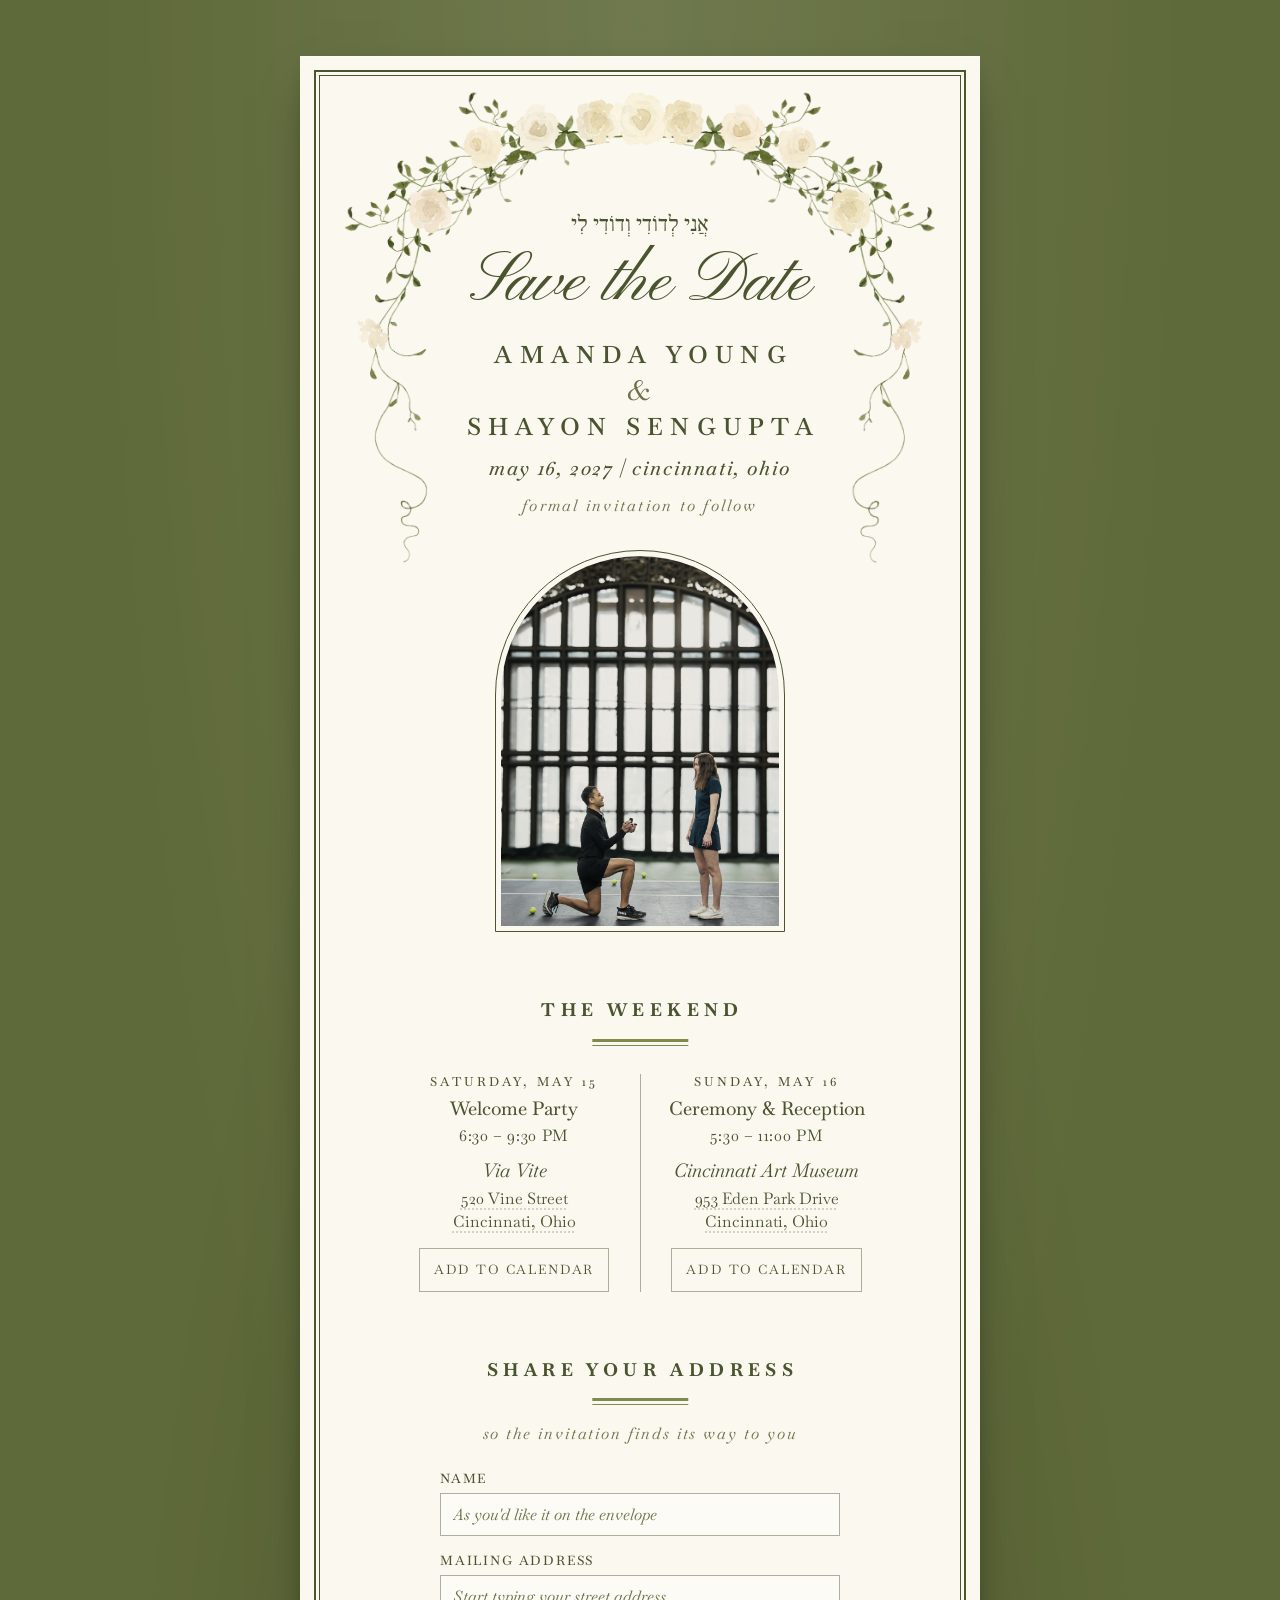
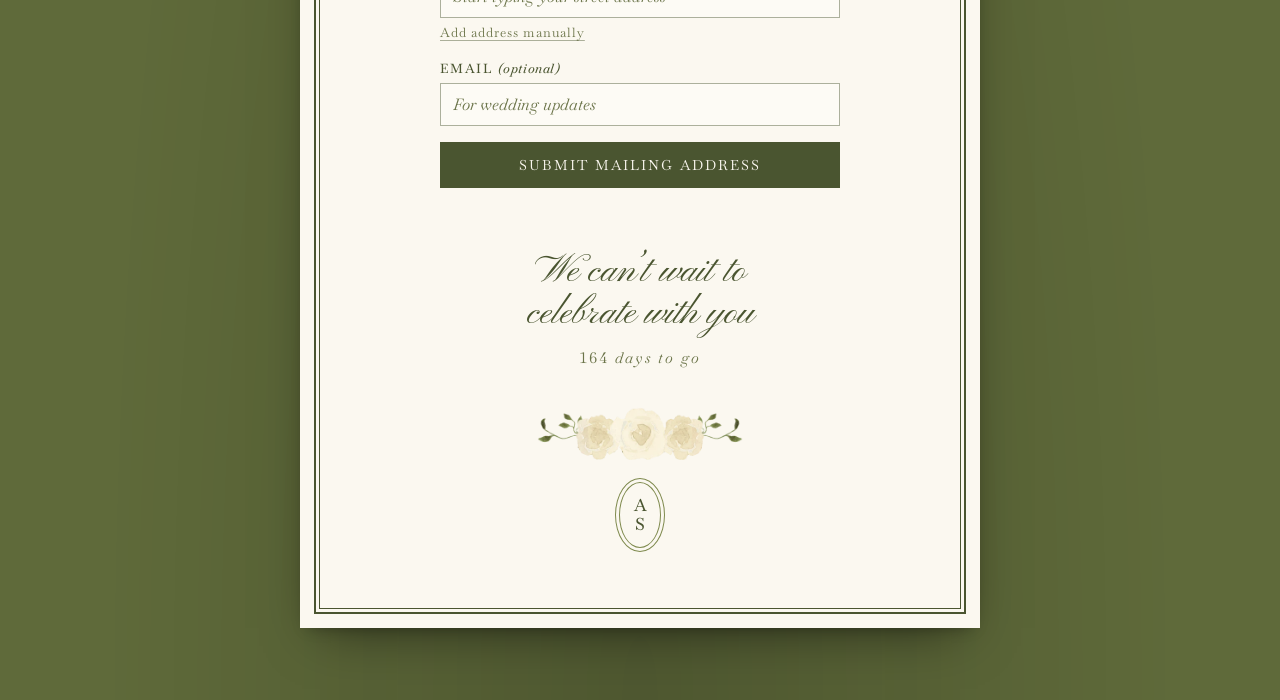
<file: index.html>
<!DOCTYPE html>
<html lang="en">
<head>
<meta charset="UTF-8" />
<meta name="viewport" content="width=device-width, initial-scale=1" />
<meta name="robots" content="noindex, nofollow" />
<title>Amanda &amp; Shayon — Save the Date</title>
<meta name="description" content="Save the date — Amanda Young and Shayon Sengupta are getting married May 16, 2027 at the Cincinnati Art Museum." />
<meta name="theme-color" content="#5f6a3a" />
<link rel="icon" type="image/png" sizes="32x32" href="assets/favicon-32.png?v=1" />
<link rel="icon" type="image/png" sizes="64x64" href="assets/favicon-64.png?v=1" />
<link rel="apple-touch-icon" href="assets/apple-touch-icon.png?v=1" />

<meta property="og:title" content="Save the Date — Amanda &amp; Shayon" />
<meta property="og:description" content="Sunday, May 16, 2027 · Cincinnati Art Museum · Cincinnati, Ohio. Formal invitation to follow." />
<meta property="og:type" content="website" />
<meta property="og:url" content="https://amandashayon.wedding/" />
<meta property="og:site_name" content="Amanda &amp; Shayon" />
<meta property="og:image" content="https://amandashayon.wedding/assets/og.jpg?v=26" />
<meta property="og:image:width" content="1200" />
<meta property="og:image:height" content="630" />
<meta property="og:image:alt" content="Save the Date — Amanda Young and Shayon Sengupta, May 16, 2027, Cincinnati, Ohio. Formal invitation to follow." />
<meta name="twitter:card" content="summary_large_image" />
<meta name="twitter:title" content="Save the Date — Amanda &amp; Shayon" />
<meta name="twitter:description" content="Sunday, May 16, 2027 · Cincinnati Art Museum · Cincinnati, Ohio" />
<meta name="twitter:image" content="https://amandashayon.wedding/assets/og.jpg?v=26" />

<link rel="preconnect" href="https://fonts.googleapis.com">
<link rel="preconnect" href="https://fonts.gstatic.com" crossorigin>
<link href="https://fonts.googleapis.com/css2?family=Baskervville:ital,wght@0,400;0,500;0,600;0,700;1,400;1,500&family=Frank+Ruhl+Libre:wght@400;500&family=Pinyon+Script&display=swap" rel="stylesheet">
<link rel="stylesheet" href="styles.css?v=75" />
<script>
  // ?preview=email / ?preview=og switch the page into fixed layouts used to render the share images
  var pv = new URLSearchParams(location.search).get("preview");
  if (pv) document.documentElement.classList.add("preview", "preview-" + pv);
</script>
</head>
<body>

<main class="page">
  <article class="card">
    <!-- a draping arch of ivory roses over the header: the chuppah -->
    <img class="rose-arch" src="assets/rose-arch.webp?v=4" alt="" aria-hidden="true" width="1400" height="1109">

    <div class="card-inner">

      <!-- HEADER — laid out after Minted's "museo" save the date -->
      <header class="hero">
        <p class="hebrew hebrew-verse" lang="he" dir="rtl">אֲנִי לְדוֹדִי וְדוֹדִי לִי</p>
        <h1 class="script-title">Save the Date</h1>
        <p class="names-caps"><span class="name">Amanda Young</span> <span class="amp">&amp;</span> <span class="name">Shayon Sengupta</span></p>
        <p class="date-line"><span class="d">may 16, 2027</span><span class="bar"> | </span><span class="c">cincinnati, ohio</span></p>
        <p class="hero-note">formal invitation to follow</p>
      </header>

      <!-- ENGAGEMENT PHOTO, in an arch-topped double-rule frame -->
      <figure class="portrait">
        <span class="portrait-frame"><img src="assets/engagement.jpg?v=1" alt="Shayon on one knee proposing to Amanda on a tennis court beneath a tall arched window" width="900" height="1350" loading="lazy" onerror="this.closest('figure').hidden=true"></span>
      </figure>

      <!-- WEEKEND -->
      <section class="weekend">
        <h2 class="section-title">The Weekend</h2>

        <div class="events">
          <div class="event">
            <p class="event-day">Saturday, May 15</p>
            <h3 class="event-name">Welcome Party</h3>
            <p class="event-time">6:30 – 9:30 PM</p>
            <p class="event-venue">Via Vite</p>
            <p class="event-address"><a class="map-link" href="https://www.google.com/maps/search/?api=1&amp;query=Via+Vite%2C+520+Vine+St%2C+Cincinnati%2C+OH+45202" target="_blank" rel="noopener" aria-label="Directions to Via Vite, 520 Vine Street, Cincinnati, Ohio (opens Google Maps)">520 Vine Street<br>Cincinnati, Ohio</a></p>
            <div class="event-actions">
              <button class="btn btn-ghost" type="button" data-cal="reception" aria-expanded="false">Add to calendar</button>
              <p class="cal-options" hidden>
                <a class="link-btn" href="assets/welcome-party.ics">Apple &amp; Outlook</a>
                <span class="cal-dot" aria-hidden="true">&middot;</span>
                <a class="link-btn" data-gcal href="#" target="_blank" rel="noopener">Google Calendar</a>
              </p>
            </div>
          </div>

          <div class="event">
            <p class="event-day">Sunday, May 16</p>
            <h3 class="event-name">Ceremony &amp; Reception</h3>
            <p class="event-time">5:30 – 11:00 PM</p>
            <p class="event-venue">Cincinnati Art Museum</p>
            <p class="event-address"><a class="map-link" href="https://www.google.com/maps/search/?api=1&amp;query=Cincinnati+Art+Museum%2C+953+Eden+Park+Dr%2C+Cincinnati%2C+OH+45202" target="_blank" rel="noopener" aria-label="Directions to the Cincinnati Art Museum, 953 Eden Park Drive, Cincinnati, Ohio (opens Google Maps)">953 Eden Park Drive<br>Cincinnati, Ohio</a></p>
            <div class="event-actions">
              <button class="btn btn-ghost" type="button" data-cal="wedding" aria-expanded="false">Add to calendar</button>
              <p class="cal-options" hidden>
                <a class="link-btn" href="assets/wedding.ics">Apple &amp; Outlook</a>
                <span class="cal-dot" aria-hidden="true">&middot;</span>
                <a class="link-btn" data-gcal href="#" target="_blank" rel="noopener">Google Calendar</a>
              </p>
            </div>
          </div>
        </div>
      </section>

      <!-- MAILING ADDRESS -->
      <section class="address" id="address">
        <h2 class="section-title">Share your address</h2>
        <p class="address-sub">so the invitation finds its way to you</p>

        <form class="addr-form" id="addr-form" novalidate>
          <!-- honeypot: hidden from people, filled in by form-spam bots -->
          <div class="hp" aria-hidden="true">
            <label>Leave this field empty <input type="text" name="website" tabindex="-1" autocomplete="off"></label>
          </div>
          <label class="field">
            <span class="field-label">Name</span>
            <input type="text" name="name" autocomplete="name" required placeholder="As you'd like it on the envelope" />
          </label>

          <div class="field field-search">
            <label class="field-label" for="addr-search">Mailing address</label>
            <input type="text" id="addr-search" name="search" autocomplete="off" placeholder="Start typing your street address" aria-autocomplete="list" aria-controls="addr-suggest" aria-expanded="false" />
            <ul class="suggest" id="addr-suggest" role="listbox" hidden></ul>
            <button type="button" class="link-btn" id="addr-manual">Add address manually</button>
          </div>

          <div class="addr-fields" id="addr-fields" hidden>
            <label class="field field-wide">
              <span class="field-label">Street address</span>
              <input type="text" name="street" autocomplete="address-line1" />
            </label>
            <label class="field">
              <span class="field-label">Apt / unit</span>
              <input type="text" name="unit" autocomplete="address-line2" placeholder="Optional" />
            </label>
            <label class="field">
              <span class="field-label">City</span>
              <input type="text" name="city" autocomplete="address-level2" />
            </label>
            <label class="field">
              <span class="field-label">State</span>
              <input type="text" name="state" autocomplete="address-level1" />
            </label>
            <label class="field">
              <span class="field-label">ZIP / postal code</span>
              <input type="text" name="zip" autocomplete="postal-code" />
            </label>
            <label class="field field-wide">
              <span class="field-label">Country</span>
              <input type="text" name="country" autocomplete="country-name" value="United States" />
            </label>
          </div>

          <label class="field">
            <span class="field-label">Email <span class="field-optional">(optional)</span></span>
            <input type="email" name="email" autocomplete="email" placeholder="For wedding updates" />
          </label>

          <p class="form-error" id="addr-error" role="alert" hidden></p>
          <button type="submit" class="btn btn-solid btn-submit" id="addr-submit">Submit mailing address</button>
        </form>

        <div class="addr-thanks" id="addr-thanks" hidden>
          <p class="closing-script">Thank you</p>
          <p class="closing-caps">We have your address</p>
        </div>
      </section>

      <!-- CLOSING -->
      <section class="closing">
        <p class="closing-script">We can&rsquo;t wait to celebrate with you</p>
        <p class="countdown" aria-label="Countdown to the wedding"><span class="count-num" data-unit="days">—</span> <span class="count-label">days to go</span></p>
      </section>

      <footer class="card-footer">
        <img class="footer-roses" src="assets/rose-sprig.webp?v=7" alt="" aria-hidden="true" width="479" height="124">
        <span class="footer-mark" role="img" aria-label="A &amp; S"><span>A</span><span>S</span></span>
      </footer>

    </div>
  </article>
</main>

<script src="script.js?v=27"></script>
</body>
</html>
</file>
<file: styles.css>
/* ---------------------------------------------------
   Shayon & Amanda — Save the Date
   After Minted's "museo" suite: ivory card, double-rule frame, copperplate
   script for the title and closing only, spaced Baskerville capitals,
   lowercase italics, one olive ink.
   (Pinyon Script and Baskervville stand in for museo's licensed fonts.)
--------------------------------------------------- */

:root{
  --page:       #5f6a3a;   /* deep olive backdrop */
  --page-deep:  #4c5530;
  --ivory:      #fbf8f0;
  --ink:        #4a5530;   /* olive ink */
  --ink-soft:   #6b7449;
  --olive:      #7f8a4e;
  --olive-pale: #d9dcc2;
  --gold:       #b0975a;
  --line:       rgba(74,85,48,0.45);

  --serif:  "Baskervville", "Baskerville", "Times New Roman", serif;
  --script: "Pinyon Script", "Snell Roundhand", cursive;

  --frame: 14px;            /* outer rule's distance from the card edge */
  --inset: 26px;            /* inside the inner rule: sets the text margin */
  --hang: calc(var(--frame) + 6px);   /* just inside the inner rule: the curtains hang from the frame */
}
@media (max-width: 480px){
  :root{ --frame: 9px; --inset: 18px; }
}

*{ box-sizing: border-box; }
html{ background: var(--page); }
body{
  margin: 0;
  font-family: var(--serif);
  color: var(--ink);
  background:
    radial-gradient(ellipse at 50% 0%, rgba(255,255,255,0.10), transparent 60%),
    radial-gradient(ellipse at 50% 100%, rgba(0,0,0,0.18), transparent 60%),
    var(--page);
  -webkit-font-smoothing: antialiased;
  text-rendering: optimizeLegibility;
}

.page{
  min-height: 100vh;
  display: flex;
  justify-content: center;
  align-items: flex-start;
  padding: 16px 12px 32px;
}
@media (min-width: 700px){
  .page{ padding: 56px 24px 72px; }
}

/* ---------- card + museo double-rule frame ---------- */
.card{
  position: relative;
  container-type: inline-size;   /* lets the footer roses size from the card's width */
  width: 100%;
  max-width: 680px;
  background: var(--ivory);
  overflow: hidden;
  box-shadow:
    0 1px 0 rgba(255,255,255,0.35) inset,
    0 20px 50px -20px rgba(0,0,0,0.55),
    0 6px 14px -8px rgba(0,0,0,0.35);
}
.card::before, .card::after{
  content: "";
  position: absolute;
  pointer-events: none;
  z-index: 2;
}
.card::before{ inset: var(--frame); border: 2px solid var(--ink); }
.card::after{ inset: calc(var(--frame) + 5px); border: 1px solid var(--ink); }

.card-inner{
  position: relative;
  z-index: 1;
  margin: calc(var(--inset) + 6px);
  padding: 18% 22px 30px;   /* top: under the crown of the rose arch (% of the card's width) */
  text-align: center;
}
@media (min-width: 700px){
  .card-inner{ padding: 18% 56px 44px; }
}

/* ---------- hero ---------- */
.script-title{
  font-family: var(--script);
  font-weight: 400;
  font-size: clamp(44px, 9.2vw, 70px);   /* ~12% smaller, so the names lead */
  line-height: 1.15;
  margin: 0 0 12px;
  color: var(--ink);
}
.names-caps{
  font-weight: 600;
  font-size: clamp(15px, 3.4vw, 24px);
  letter-spacing: 0.3em;
  padding-left: 0.3em;      /* optically centre tracked caps */
  text-transform: uppercase;
  margin: 0 0 10px;
}
/* full names stacked, museo-style, with a small italic ampersand between */
.names-caps .name{ display: block; line-height: 1.5; }
.names-caps .amp{
  display: block;
  font-weight: 400;
  font-style: italic;
  text-transform: none;
  letter-spacing: 0;
  font-size: 1.15em;
  line-height: 1.3;
  margin-left: -0.3em;      /* undo the tracked caps' optical offset for the single glyph */
  color: var(--ink-soft);
}
.date-line{
  font-style: italic;
  font-weight: 500;
  font-size: clamp(16px, 2.8vw, 20px);
  letter-spacing: 0.08em;
  color: var(--ink);
  margin: 0;
}
.hebrew{
  font-family: "Frank Ruhl Libre", "Times New Roman", serif;
  color: var(--ink);
  letter-spacing: 0;
}
.hebrew-verse{
  font-size: clamp(18px, 3vw, 22px);
  margin: 0 0 6px;
}
.hero-note{
  font-style: italic;
  font-size: clamp(14px, 2.3vw, 16px);
  letter-spacing: 0.14em;
  color: var(--ink-soft);
  margin: 14px 0 0;
}

/* ---------- florals: a draping arch of ivory roses over the header (the chuppah) ----------
   assets/rose-arch.webp: a watercolour rose arch with trailing vines, roses recoloured
   ivory to suit the olive palette. It scales with the card's width. */
.rose-arch{
  position: absolute;
  top: calc(var(--hang) + 14px);          /* clear of the inner rule */
  left: 50%;
  transform: translateX(-50%);
  width: calc(100% - 2 * var(--hang) - 40px);   /* vine tips stay inside the frame */
  height: auto;
  z-index: 0;
  pointer-events: none;
}
@media (max-width: 480px){
  /* on phones the arch is small, so fade its hanging vines before they reach the names */
  .rose-arch{ -webkit-mask-image: linear-gradient(#000 52%, transparent 74%); mask-image: linear-gradient(#000 52%, transparent 74%); }
}
@media (max-width: 480px){
  .card-inner{ padding-left: 30px; padding-right: 30px; }
  .card-inner .closing-caps{ font-size: 12px; letter-spacing: 0.22em; padding-left: 0.22em; }
  .script-title{ font-size: 36px; white-space: nowrap; }
  .names-caps{ letter-spacing: 0.22em; padding-left: 0.22em; }
  .date-line .bar{ display: none; }
  .date-line .d, .date-line .c{ display: block; }
  .card-inner .section-title{ letter-spacing: 0.22em; padding-left: 0.22em; }
}

/* ---------- engagement photo: a Roman arch, ruled like the card's frame ---------- */
.portrait{ margin: 34px auto 0; width: min(290px, 86%); }
.portrait-frame{
  display: block;
  padding: 5px;
  border: 1px solid var(--ink);
  border-radius: 400px 400px 0 0;   /* larger than half the width: browsers clamp it to a semicircle */
}
.portrait-frame img{
  display: block;
  width: 100%;
  height: auto;
  aspect-ratio: 3 / 4;
  object-fit: cover;
  object-position: 50% 45%;
  filter: sepia(0.12) saturate(0.85);
  border-radius: 400px 400px 0 0;
}

/* ---------- countdown ---------- */
.countdown{
  font-style: italic;
  font-size: 15px;
  letter-spacing: 0.14em;
  color: var(--ink-soft);
  margin: 0;
}
.count-num{ font-style: normal; font-variant-numeric: tabular-nums; }

/* ---------- sections: as on museo, no ornamental dividers, just generous space ---------- */
.weekend, .address, .closing{ margin-top: 64px; }
@media (max-width: 480px){
  .weekend, .address, .closing{ margin-top: 52px; }
}

/* ---------- weekend ---------- */
.section-title{
  font-weight: 700;
  font-size: clamp(15px, 2.6vw, 18px);
  letter-spacing: 0.3em;
  padding-left: 0.3em;      /* optically centre tracked caps */
  text-transform: uppercase;
  line-height: 1.6;
  text-wrap: balance;
  margin: 0 0 28px;
  color: var(--ink);
}
/* museo's double rule under each section heading: a thick bar over a thin one */
.section-title::after{
  content: "";
  display: block;
  width: 96px;
  height: 3px;
  margin: 14px auto 0;
  border-top: 3px solid var(--olive);
  border-bottom: 1.5px solid var(--olive);
  transform: translateX(-0.15em);   /* undo the tracked caps' optical offset */
}
.events{
  display: grid;
  grid-template-columns: 1fr;
  gap: 30px;
}
@media (min-width: 560px){
  /* subgrid: day, name, time, venue, address and button line up across both columns
     even when one event name wraps */
  .events{ grid-template-columns: 1fr 1fr; grid-template-rows: repeat(6, auto); gap: 0; }
  .event{ display: grid; grid-row: span 6; grid-template-rows: subgrid; padding: 0 12px; }
  .events .event-name{ white-space: nowrap; font-size: 19px; }   /* .events: outranks the base rule below */
  .event + .event{ border-left: 1px solid var(--line); }
  .event-name{ align-self: end; }
}
.event-day{
  font-size: 12.5px;
  font-weight: 500;   /* dark, but lighter than the section headings */
  letter-spacing: 0.28em;
  text-transform: uppercase;
  color: var(--ink);
  margin: 0 0 6px;
}
.event-name{
  font-weight: 500;
  font-size: clamp(19px, 3.4vw, 22px);
  margin: 0 0 4px;
  color: var(--ink);
  text-wrap: balance;
}
.event-time{
  font-size: 16px;
  letter-spacing: 0.04em;
  color: var(--ink);
  margin: 0 0 12px;
}
.event-venue{
  font-style: italic;
  font-size: 19px;
  margin: 0;
  color: var(--ink);
}
.event-address{
  font-size: 16px;
  line-height: 1.45;
  color: var(--ink);
  margin: 4px 0 14px;
}
/* addresses open directions in Google Maps: a quiet dotted underline marks them as links */
.map-link{
  display: inline-block;
  padding: 4px 6px;           /* comfortable tap target */
  margin: -4px -6px;
  color: inherit;
  text-decoration: underline dotted;
  text-decoration-color: rgba(74,85,48,0.28);   /* discoverable but quiet */
  text-underline-offset: 4px;
}
.map-link:hover{ text-decoration-style: solid; text-decoration-color: var(--ink); }
.preview .map-link{ text-decoration: none; }   /* share images: plain addresses */
.map-link:focus-visible{ outline: 2px solid var(--olive); outline-offset: 2px; }
.event-actions{
  position: relative;
  display: flex; flex-direction: column; align-items: center;
}
/* the two calendar choices open as a small pop-over under the button, so nothing below moves */
.cal-options{
  position: absolute;
  top: calc(100% + 6px);
  left: 50%;
  transform: translateX(-50%);
  z-index: 6;
  margin: 0;
  padding: 6px 0;
  min-width: 210px;
  background: var(--ivory);
  border: 1px solid var(--line);
  box-shadow: 0 6px 16px -10px rgba(74,85,48,0.28);   /* soft, to match the fine rules */
  text-align: center;
}
.cal-options[hidden]{ display: none; }
.cal-options .link-btn{ display: block; font-size: 15px; padding: 9px 16px; text-decoration: none; color: var(--ink); }
.cal-options .link-btn:hover{ background: rgba(127,138,78,0.12); }
.cal-dot{ display: none; }

.btn{
  font-family: var(--serif);
  font-size: 13px;
  letter-spacing: 0.14em;
  text-transform: uppercase;
  padding: 9px 14px;
  min-height: 44px;            /* comfortable tap target */
  border: 1px solid var(--ink);
  cursor: pointer;
  text-decoration: none;
  transition: background 0.2s ease, color 0.2s ease;
  line-height: 1;
}
.btn-solid{ background: var(--ink); color: var(--ivory); }
.btn-ghost{ background: transparent; color: var(--ink); border-color: var(--line); }
@media (hover: hover){   /* no sticky dark state after a tap on phones */
  .btn-solid:hover{ background: var(--page-deep); border-color: var(--page-deep); color: var(--ivory); }
  .btn-ghost:hover{ background: var(--ink); border-color: var(--ink); color: var(--ivory); }
}
.btn-ghost[aria-expanded="true"]{ background: var(--ink); border-color: var(--ink); color: var(--ivory); }
.btn:focus-visible{ outline: 2px solid var(--olive); outline-offset: 2px; }

/* ---------- mailing address form ---------- */
.address{ text-align: center; }
.address .section-title{ margin-bottom: 18px; }
.address-sub{
  font-style: italic;
  font-size: 16px;
  letter-spacing: 0.12em;
  color: var(--ink-soft);
  margin: 0 0 26px;
  text-wrap: balance;
}
.addr-form{
  max-width: 400px;
  margin: 0 auto;
  text-align: left;
}
.field{ display: block; margin: 0 0 16px; position: relative; }
.field-label{
  display: block;
  font-size: 13px;
  font-weight: 500;
  letter-spacing: 0.14em;
  text-transform: uppercase;
  color: var(--ink);
  margin: 0 0 6px;
}
.field-optional{ letter-spacing: 0.04em; text-transform: none; font-style: italic; }
.field input{
  width: 100%;
  font-family: var(--serif);
  font-size: 16px;
  color: var(--ink);
  background: #fdfbf5;             /* a shade lighter than the ivory card, not white */
  border: 1px solid var(--line);   /* a visible box, so the fields aren't overlooked */
  padding: 10px 12px;
  outline: none;
  border-radius: 0;
  transition: border-color 0.2s ease;
}
.field input::placeholder{ color: var(--ink-soft); font-style: italic; }
.field input:focus{ border-color: var(--ink); background: #fefdf9; }
.field input[aria-invalid="true"]{ border-color: #9a5a3a; }

.addr-fields{
  display: grid;
  grid-template-columns: 1fr 1fr;
  gap: 0 18px;
}
.addr-fields[hidden]{ display: none; }
.addr-fields .field-wide{ grid-column: 1 / -1; }
@media (max-width: 559px){
  .addr-fields{ grid-template-columns: 1fr; gap: 0; }
}

.link-btn{
  font-family: var(--serif);
  font-size: 13px;
  letter-spacing: 0.08em;
  color: var(--ink-soft);
  background: none;
  border: 0;
  padding: 14px 8px 13px 0;    /* 44px tap target, same look */
  margin-top: -8px;
  cursor: pointer;
  text-decoration: underline;
  text-underline-offset: 3px;
  text-decoration-color: var(--line);
}
.link-btn:hover{ color: var(--ink); }
.field-search{ margin-bottom: 6px; }   /* the link's tap area already adds the space below */

.suggest{
  position: absolute;
  left: 0; right: 0;
  top: 100%;
  margin: 4px 0 0;
  padding: 4px 0;
  list-style: none;
  background: var(--ivory);
  border: 1px solid var(--line);
  box-shadow: 0 12px 28px -12px rgba(0,0,0,0.35);
  z-index: 5;
  max-height: 260px;
  overflow: auto;
}
.suggest li{
  padding: 9px 14px;
  cursor: pointer;
  font-size: 16px;
  line-height: 1.25;
  color: var(--ink);
}
.suggest li small{ display: block; font-size: 13px; color: var(--ink-soft); }
.suggest li:hover, .suggest li[aria-selected="true"]{ background: rgba(127,138,78,0.12); }
.suggest .suggest-note{ cursor: default; font-style: italic; color: var(--ink-soft); font-size: 14px; }

.form-error{
  font-size: 14px;
  font-style: italic;
  color: #9a5a3a;
  margin: -4px 0 12px;
}
.btn-submit{
  display: block;
  width: 100%;
  margin: 14px auto 0;
  padding: 15px 20px;
  font-size: 14px;
}
.btn-submit[disabled]{ opacity: 0.6; cursor: default; }
@media (max-width: 480px){
  .field input{ padding: 10px 9px; }
  .field input::placeholder{ font-size: 14px; }
  .btn-submit{ letter-spacing: 0.05em; font-size: 12px; padding: 14px 6px; white-space: nowrap; }
}
.addr-thanks{ padding: 8px 0 2px; }

/* ---------- preview renders (share images for email / text) ---------- */
.preview .countdown, .preview .address, .preview .event-actions{ display: none; }
.preview-email .page{ min-height: 0; padding: 0; }
.preview-email .card{ max-width: none; box-shadow: none; }
/* link preview: a complete card that ends after the date line */
.preview-og body{ overflow: hidden; }
.preview-og .page{ min-height: 100vh; padding: 0; align-items: center; }
.preview-og .card{ max-width: 980px; box-shadow: 0 24px 50px -24px rgba(0,0,0,0.6); }
.preview-og .card-inner > :not(.hero){ display: none; }
.preview-og .card-inner{ padding: 96px 150px 40px; }
.preview-og .rose-arch{ top: calc(var(--hang) + 4px); width: 860px; -webkit-mask-image: linear-gradient(#000 44%, transparent 57%); mask-image: linear-gradient(#000 44%, transparent 57%); }
.preview-og .script-title{ font-size: 84px; margin-bottom: 14px; }
.preview-og .names-caps{ font-size: 20px; margin-bottom: 14px; white-space: nowrap; }
.preview-og .names-caps .name{ display: inline; }
.preview-og .names-caps .amp{ display: inline; margin: 0 0.3em 0 0; }   /* plus the real spaces in the markup */
.preview-og .date-line{ font-size: 25px; }
.preview-og .hebrew-verse{ font-size: 26px; }

.hp{ position: absolute; left: -10000px; top: auto; width: 1px; height: 1px; overflow: hidden; }

/* ---------- closing ---------- */
.closing-script{
  font-family: var(--script);
  font-size: clamp(30px, 6vw, 38px);
  line-height: 1.1;
  max-width: 11em;
  margin: 0 auto 12px;
  text-wrap: balance;
  color: var(--ink);
}
.closing-caps{
  text-wrap: balance;
  font-size: 13px;
  letter-spacing: 0.32em;
  text-transform: uppercase;
  margin: 0 0 8px;
  color: var(--ink);
}
.closing-note{
  font-style: italic;
  font-size: 15px;
  color: var(--ink-soft);
  max-width: 380px;
  margin: 0 auto;
}

/* ---------- footer ---------- */
.card-footer{
  margin-top: 40px;
  display: flex;
  flex-direction: column;
  align-items: center;
}
/* museo's monogram: initials stacked in serif capitals inside a double-ruled oval */
.footer-mark{
  position: relative;
  display: flex;
  flex-direction: column;
  align-items: center;
  justify-content: center;
  gap: 2px;
  width: 50px; height: 74px;
  border: 1.25px solid var(--olive);   /* the softer olive, so the letters lead */
  border-radius: 50%;
  font-weight: 500;
  font-size: 17px;
  line-height: 1;
  letter-spacing: 0;
  color: var(--ink);
}
/* a small cluster of the same ivory roses above the monogram, to balance the arch */
/* same scale as the arch's roses: the cluster is 479px wide at the arch artwork's scale (1400px wide),
   and the arch is drawn at (card width - 2 x hang - 40px) */
.footer-roses{ display: block; width: calc((100cqw - 2 * var(--hang) - 40px) * 479 / 1400); height: auto; margin: 0 auto 18px; }   /* room above the monogram */
.footer-mark::after{          /* inner rule */
  content: "";
  position: absolute;
  inset: 3px;
  border: 0.75px solid var(--olive);
  border-radius: 50%;
}

/* extra-narrow phones (under 360px): a little more room for the names and title */
@media (max-width: 359px){
  .card-inner{ padding-left: 22px; padding-right: 22px; }
  .script-title{ font-size: 34px; }
  .names-caps{ letter-spacing: 0.15em; padding-left: 0.15em; white-space: nowrap; }   /* each name on one line */
  .hero-note{ letter-spacing: 0.08em; text-wrap: balance; }
}
</file>
